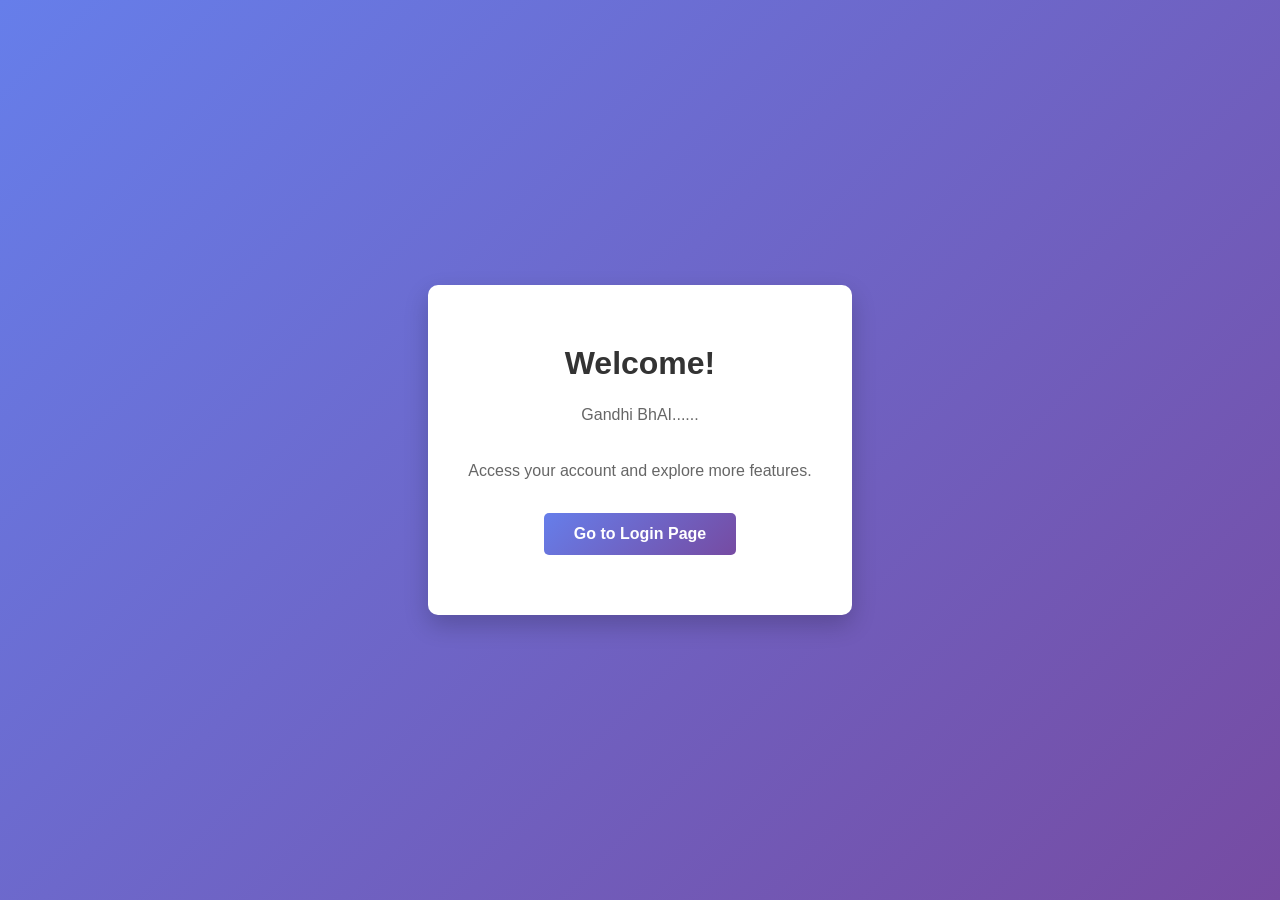
<file: index.html>
<!DOCTYPE html>
<html lang="en">
<head>
    <meta charset="UTF-8">
    <meta name="viewport" content="width=device-width, initial-scale=1.0">
    <title>Home - Welcome</title>
    <style>
        * {
            margin: 0;
            padding: 0;
            box-sizing: border-box;
        }
        
        body {
            font-family: 'Segoe UI', Tahoma, Geneva, Verdana, sans-serif;
            background: linear-gradient(135deg, #667eea 0%, #764ba2 100%);
            min-height: 100vh;
            display: flex;
            justify-content: center;
            align-items: center;
        }
        
        .container {
            text-align: center;
            background: white;
            padding: 60px 40px;
            border-radius: 10px;
            box-shadow: 0 10px 25px rgba(0, 0, 0, 0.2);
            max-width: 500px;
        }
        
        h1 {
            color: #333;
            margin-bottom: 20px;
            font-size: 32px;
        }
        
        p {
            color: #666;
            margin-bottom: 30px;
            font-size: 16px;
            line-height: 1.6;
        }
        
        .cta-button {
            display: inline-block;
            padding: 12px 30px;
            background: linear-gradient(135deg, #667eea 0%, #764ba2 100%);
            color: white;
            text-decoration: none;
            border-radius: 5px;
            font-weight: 600;
            transition: transform 0.2s ease, box-shadow 0.2s ease;
            border: none;
            cursor: pointer;
            font-size: 16px;
        }
        
        .cta-button:hover {
            transform: translateY(-2px);
            box-shadow: 0 5px 15px rgba(102, 126, 234, 0.4);
        }
    </style>
</head>
<body>
    <div class="container">
        <h1>Welcome!</h1>
        <p>Gandhi BhAI......</p>
        <p>Access your account and explore more features.</p>
        <a href="login.html" class="cta-button">Go to Login Page</a>
    </div>
</body>
</html>
</file>
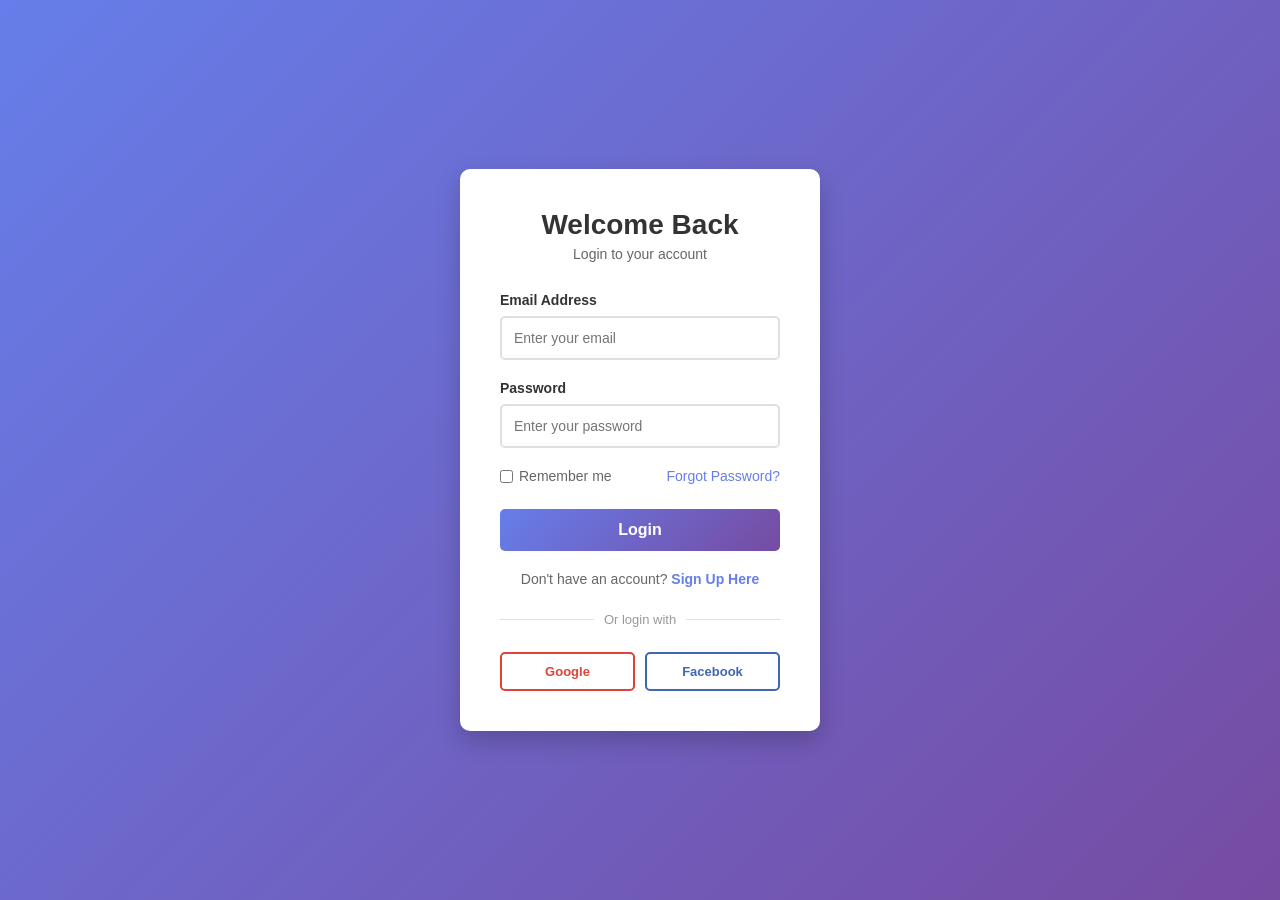
<file: login.html>
<!DOCTYPE html>
<html lang="en">
<head>
    <meta charset="UTF-8">
    <meta name="viewport" content="width=device-width, initial-scale=1.0">
    <title>Login</title>
    <link rel="stylesheet" href="login.css">
</head>
<body>
    <div class="login-container">
        <div class="login-box">
            <h1>Welcome Back</h1>
            <p class="subtitle">Login to your account</p>
            
            <form class="login-form">
                <!-- Email Input -->
                <div class="form-group">
                    <label for="email">Email Address</label>
                    <input 
                        type="email" 
                        id="email" 
                        name="email" 
                        placeholder="Enter your email" 
                        required
                    >
                </div>

                <!-- Password Input -->
                <div class="form-group">
                    <label for="password">Password</label>
                    <input 
                        type="password" 
                        id="password" 
                        name="password" 
                        placeholder="Enter your password" 
                        required
                    >
                </div>

                <!-- Remember Me & Forgot Password -->
                <div class="form-options">
                    <div class="remember-me">
                        <input type="checkbox" id="remember" name="remember">
                        <label for="remember">Remember me</label>
                    </div>
                    <a href="#" class="forgot-password">Forgot Password?</a>
                </div>

                <!-- Login Button -->
                <button type="submit" class="login-btn">Login</button>
            </form>

            <!-- Sign Up Link -->
            <div class="signup-link">
                <p>Don't have an account? <a href="#">Sign Up Here</a></p>
            </div>

            <!-- Social Login (Optional) -->
            <div class="divider">
                <span>Or login with</span>
            </div>

            <div class="social-login">
                <button type="button" class="social-btn google">
                    <span>Google</span>
                </button>
                <button type="button" class="social-btn facebook">
                    <span>Facebook</span>
                </button>
            </div>
        </div>
    </div>
</body>
</html>
</file>
<file: login.css>
/* General Styles */
* {
    margin: 0;
    padding: 0;
    box-sizing: border-box;
}

body {
    font-family: 'Segoe UI', Tahoma, Geneva, Verdana, sans-serif;
    background: linear-gradient(135deg, #667eea 0%, #764ba2 100%);
    min-height: 100vh;
    display: flex;
    justify-content: center;
    align-items: center;
}

/* Login Container */
.login-container {
    width: 100%;
    max-width: 400px;
    padding: 20px;
}

/* Login Box */
.login-box {
    background: white;
    border-radius: 10px;
    box-shadow: 0 10px 25px rgba(0, 0, 0, 0.2);
    padding: 40px;
    animation: slideIn 0.5s ease-out;
}

@keyframes slideIn {
    from {
        opacity: 0;
        transform: translateY(-20px);
    }
    to {
        opacity: 1;
        transform: translateY(0);
    }
}

/* Heading */
.login-box h1 {
    color: #333;
    font-size: 28px;
    margin-bottom: 5px;
    text-align: center;
}

.subtitle {
    color: #666;
    text-align: center;
    font-size: 14px;
    margin-bottom: 30px;
}

/* Form Group */
.form-group {
    margin-bottom: 20px;
}

.form-group label {
    display: block;
    color: #333;
    font-weight: 600;
    margin-bottom: 8px;
    font-size: 14px;
}

.form-group input[type="email"],
.form-group input[type="password"] {
    width: 100%;
    padding: 12px;
    border: 2px solid #e0e0e0;
    border-radius: 5px;
    font-size: 14px;
    transition: all 0.3s ease;
}

.form-group input[type="email"]:focus,
.form-group input[type="password"]:focus {
    outline: none;
    border-color: #667eea;
    box-shadow: 0 0 5px rgba(102, 126, 234, 0.1);
}

/* Form Options (Remember Me & Forgot Password) */
.form-options {
    display: flex;
    justify-content: space-between;
    align-items: center;
    margin-bottom: 25px;
    font-size: 14px;
}

.remember-me {
    display: flex;
    align-items: center;
    gap: 6px;
}

.remember-me input[type="checkbox"] {
    cursor: pointer;
    accent-color: #667eea;
}

.remember-me label {
    cursor: pointer;
    color: #666;
    margin: 0;
}

.forgot-password {
    color: #667eea;
    text-decoration: none;
    font-weight: 500;
    transition: color 0.3s ease;
}

.forgot-password:hover {
    color: #764ba2;
    text-decoration: underline;
}

/* Login Button */
.login-btn {
    width: 100%;
    padding: 12px;
    background: linear-gradient(135deg, #667eea 0%, #764ba2 100%);
    color: white;
    border: none;
    border-radius: 5px;
    font-size: 16px;
    font-weight: 600;
    cursor: pointer;
    transition: transform 0.2s ease, box-shadow 0.2s ease;
}

.login-btn:hover {
    transform: translateY(-2px);
    box-shadow: 0 5px 15px rgba(102, 126, 234, 0.4);
}

.login-btn:active {
    transform: translateY(0);
}

/* Sign Up Link */
.signup-link {
    text-align: center;
    margin: 20px 0;
    color: #666;
    font-size: 14px;
}

.signup-link a {
    color: #667eea;
    text-decoration: none;
    font-weight: 600;
    transition: color 0.3s ease;
}

.signup-link a:hover {
    color: #764ba2;
    text-decoration: underline;
}

/* Divider */
.divider {
    display: flex;
    align-items: center;
    margin: 25px 0;
    color: #999;
    font-size: 13px;
}

.divider::before,
.divider::after {
    content: '';
    flex: 1;
    height: 1px;
    background: #e0e0e0;
}

.divider span {
    padding: 0 10px;
}

/* Social Login */
.social-login {
    display: flex;
    gap: 10px;
}

.social-btn {
    flex: 1;
    padding: 10px;
    border: 2px solid #e0e0e0;
    border-radius: 5px;
    background: white;
    color: #333;
    font-weight: 600;
    cursor: pointer;
    transition: all 0.3s ease;
    font-size: 13px;
}

.social-btn:hover {
    border-color: #667eea;
    color: #667eea;
    background: #f8f9ff;
}

.social-btn.google {
    border-color: #db4437;
    color: #db4437;
}

.social-btn.google:hover {
    background: #fef2f0;
}

.social-btn.facebook {
    border-color: #4267B2;
    color: #4267B2;
}

.social-btn.facebook:hover {
    background: #f0f2f5;
}

/* Responsive Design */
@media (max-width: 480px) {
    .login-box {
        padding: 30px 20px;
    }

    .login-box h1 {
        font-size: 24px;
    }

    .form-options {
        flex-direction: column;
        gap: 10px;
        align-items: flex-start;
    }

    .social-login {
        flex-direction: column;
    }

    .social-btn {
        width: 100%;
    }
}
</file>
